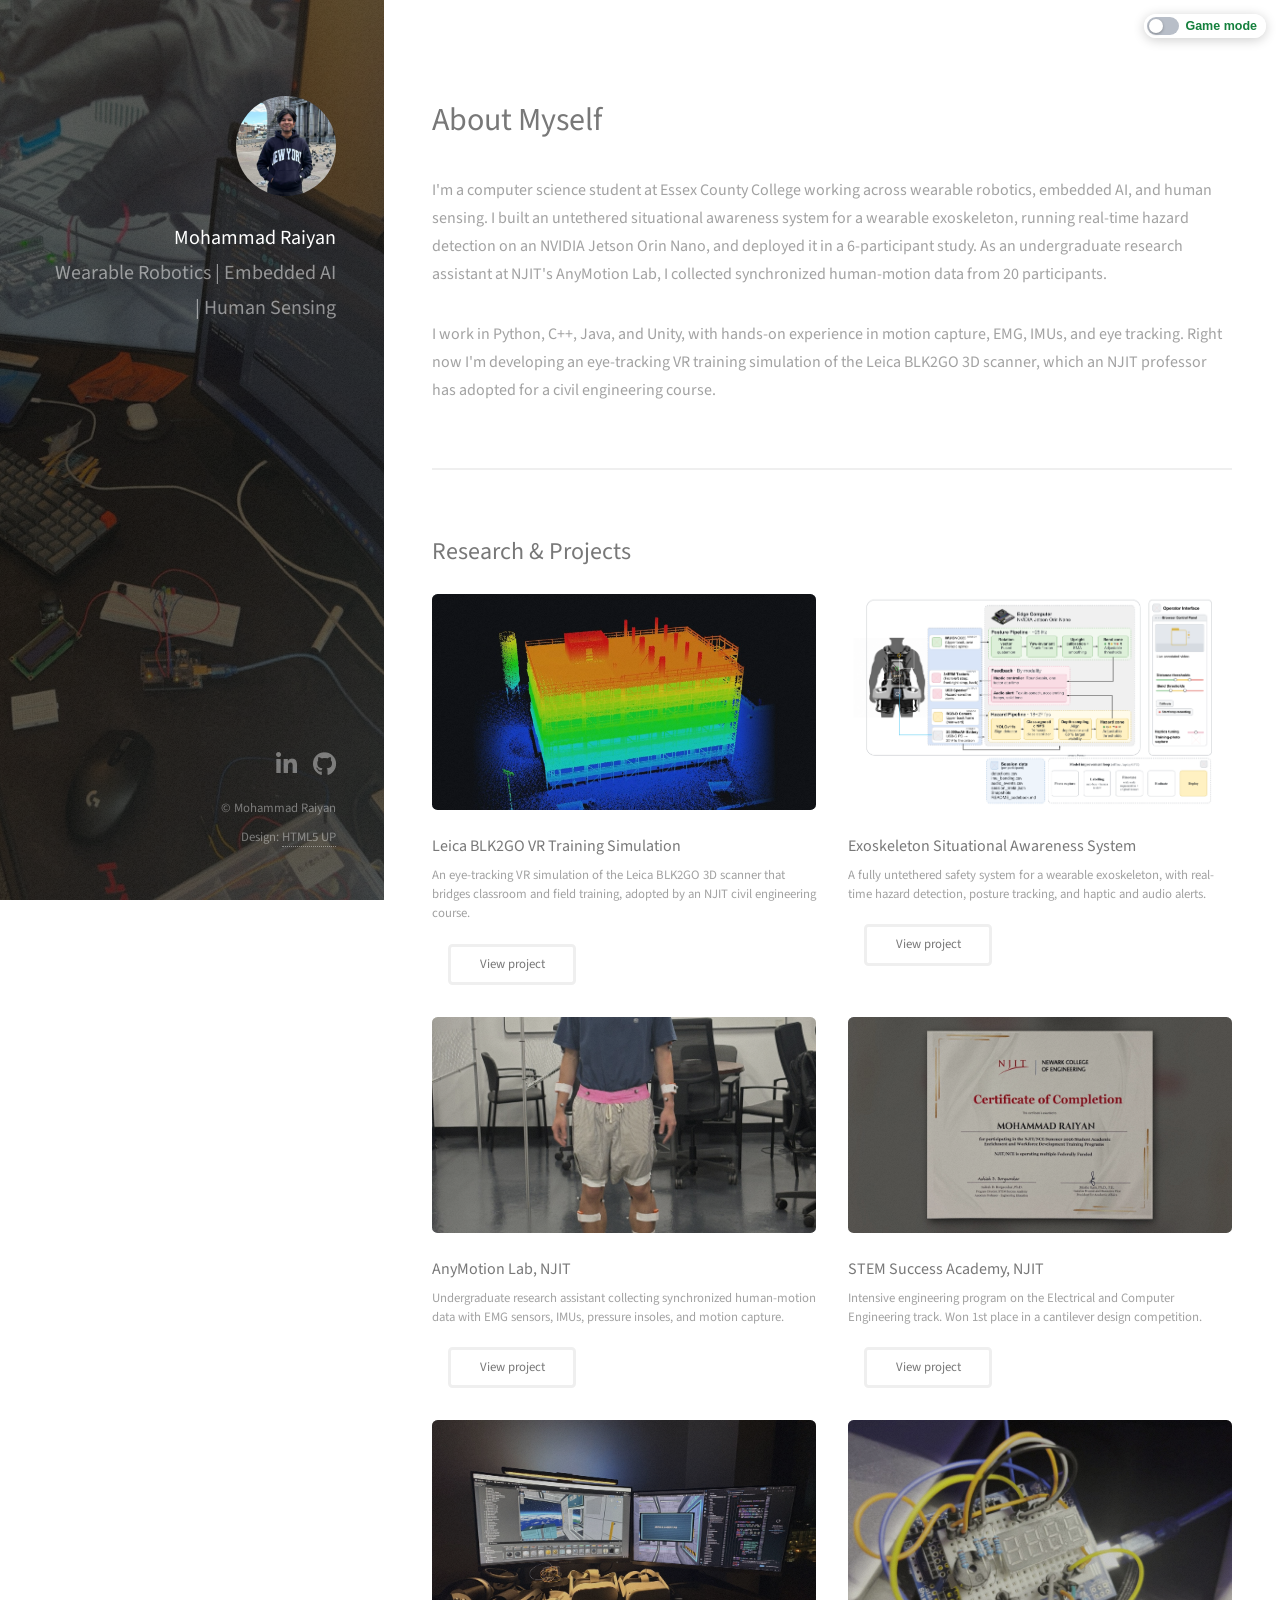
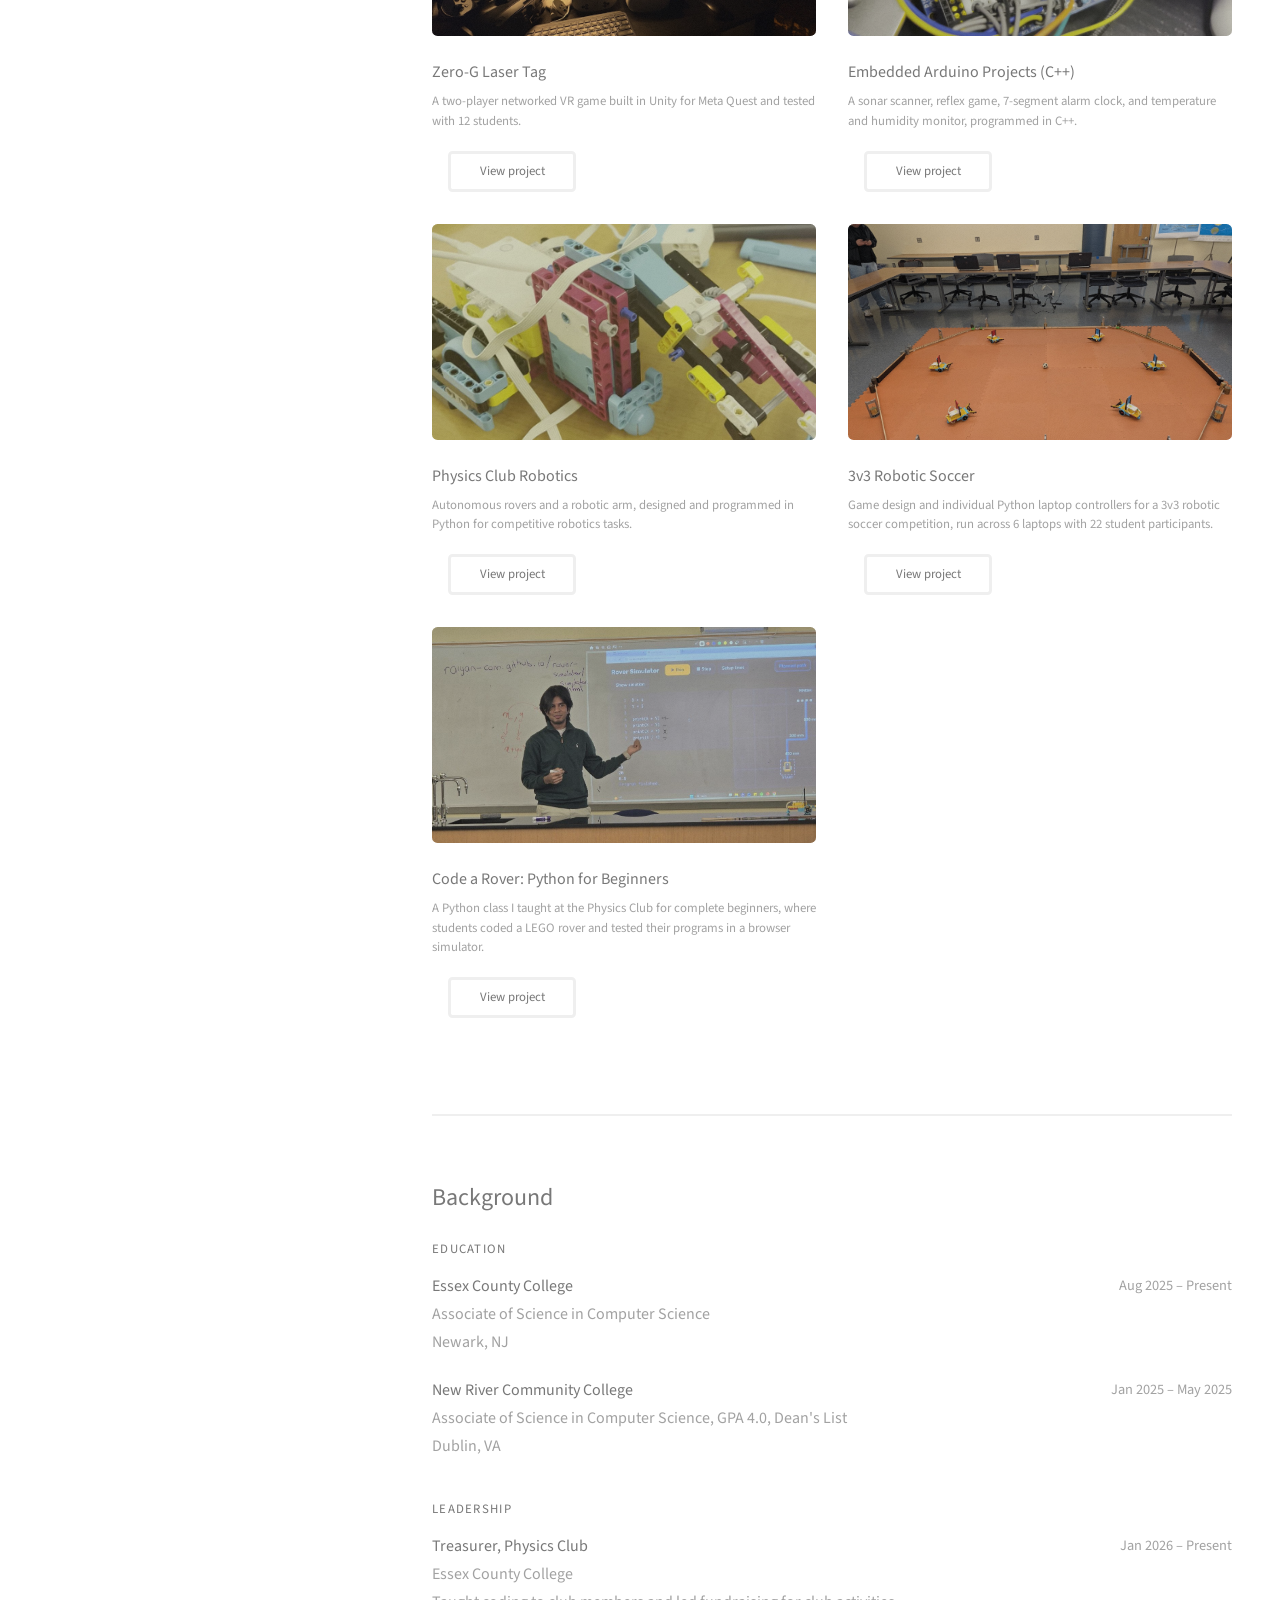
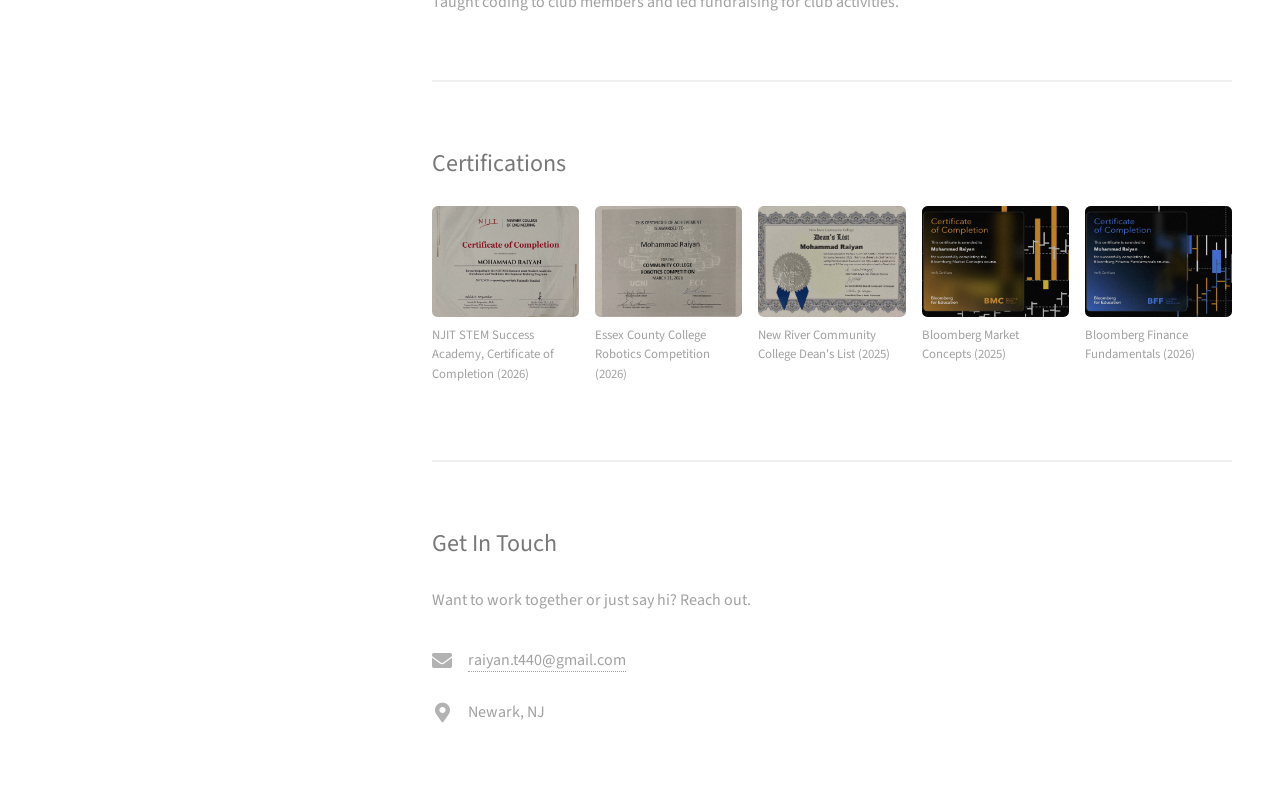
<file: index.html>
<!DOCTYPE HTML>
<!--
	Strata by HTML5 UP
	html5up.net | @ajlkn
	Free for personal and commercial use under the CCA 3.0 license (html5up.net/license)

	All text, images and links come from content.json. Edit them at /admin.
-->
<html lang="en">
	<head>
		<title>Mohammad Raiyan</title>
		<meta charset="utf-8" />
		<meta name="viewport" content="width=device-width, initial-scale=1" />
		<link rel="icon" href="images/game/icon.png" />
		<link rel="stylesheet" href="assets/css/main.css" />
		<link rel="stylesheet" href="assets/css/portfolio.css?v=14" />
		<link rel="stylesheet" href="assets/css/game.css?v=2" />
		<style id="portfolio-theme"></style>
	</head>
	<body class="is-preload">

		<!-- Header -->
			<header id="header">
				<div class="inner"></div>
			</header>

		<!-- Main -->
			<div id="main">

				<!-- About -->
					<section id="one"></section>

				<!-- Projects -->
					<section id="two"></section>

				<!-- Education, leadership and so on -->
					<section id="resume"></section>

				<!-- Certifications -->
					<section id="certifications"></section>

				<!-- Contact -->
					<section id="three"></section>

				<!-- One project, shown instead of the sections above when the address has ?p=... -->
					<section id="project"></section>

			</div>

		<!-- Footer -->
			<footer id="footer">
				<div class="inner">
					<ul class="icons" id="social"></ul>
					<ul class="copyright">
						<li id="copyright"></li><li>Design: <a href="http://html5up.net">HTML5 UP</a></li>
					</ul>
				</div>
			</footer>

		<!-- Scripts -->
			<script src="assets/js/jquery.min.js"></script>
			<script src="assets/js/jquery.poptrox.min.js"></script>
			<script src="assets/js/browser.min.js"></script>
			<script src="assets/js/breakpoints.min.js"></script>
			<script src="assets/js/util.js"></script>
			<script src="assets/js/main.js?v=2"></script>
			<script src="assets/js/content.js?v=19"></script>
			<script src="assets/js/game.js?v=2"></script>

	</body>
</html>
</file>
<file: assets/css/portfolio.css>
/*
	Additions on top of the Strata template (main.css is left as shipped).
*/

/* Header */

	/* Tagline on its own line under the name, at every screen size. */
	#header h1 .tagline {
		display: block;
	}

	/* Any photo shows as a clean circle, whatever its shape. */
	#header .image.avatar img {
		aspect-ratio: 1 / 1;
		object-fit: cover;
	}

	/* The background always fills the header, whatever its shape, under a dark shade. */
	#header,
	body.is-touch #header {
		background-position: top left, top left, center center;
		background-repeat: repeat, no-repeat, no-repeat;
		background-size: auto, auto, cover;
	}

	@media screen and (max-width: 980px) {

		#footer {
			background-position: top left, top left, bottom center;
			background-repeat: repeat, no-repeat, no-repeat;
			background-size: auto, auto, cover;
		}

	}

/* Main */

	/* Fills the space beside the header at any window size. */
	#main {
		max-width: none;
	}

	/* No divider above the first section that is showing. */
	#main > section.is-first {
		border-top: 0;
		margin-top: 0;
		padding-top: 0;
	}

/* Project cards */

	.work-item .image.thumb img,
	.work-item .image.thumb video {
		aspect-ratio: 16 / 9;
		object-fit: cover;
	}

	/* Diagrams and screenshots (PNGs) show whole on their card, on white. */
	.work-item .image.thumb img[src$=".png"] {
		background: #fff;
		object-fit: contain;
	}

	.work-item .image.thumb video {
		border-radius: 0.35em;
		display: block;
		width: 100%;
	}

	.work-item .actions {
		margin: 1.25em 0 0 0;
	}

/* Education and leadership */

	.resume-group {
		margin: 0 0 2.5em 0;
	}

	.resume-group:last-child {
		margin-bottom: 0;
	}

	/* Group names read as labels, so they stand apart from the entry titles. */
	.resume-group h3 {
		font-size: 0.8em;
		letter-spacing: 0.1em;
		text-transform: uppercase;
	}

	.resume-item {
		margin: 0 0 1.25em 0;
	}

	.resume-item p {
		margin: 0;
	}

	/* Date on the right, or under the title when there isn't room. */
	.resume-title {
		column-gap: 1em;
		display: flex;
		flex-wrap: wrap;
		justify-content: space-between;
	}

	.resume-title .date {
		font-size: 0.9em;
		white-space: nowrap;
	}

/* Certifications */

	/* Always one line; it scrolls sideways when the screen is too narrow. */
	.cert-row {
		display: flex;
		gap: 1em;
		overflow-x: auto;
		padding-bottom: 0.75em;
	}

	.cert-row .media {
		flex: 1 0 8em;
		max-width: 16em;
	}

/* Project page */

	#project .back {
		border-bottom: 0;
		display: inline-block;
		font-size: 0.9em;
		margin: 0 0 2em 0;
	}

	/* The template lays a dotted texture over every picture; it greys out diagrams and screenshots (PNGs). */
	.image:has(> img[src$=".png"]):not(:hover):before {
		display: none;
	}

	/* Covers are cropped wide in the admin, so they show whole; a diagram never loses its edges. */
	#project .cover img {
		object-fit: cover;
	}

	#project .gallery {
		margin: 1em 0 1em 0;
	}

	.media .image.fit {
		margin: 0;
	}

	.media-photo .image img {
		aspect-ratio: 4 / 3;
		object-fit: cover;
	}

	.media .caption {
		font-size: 0.8em;
		line-height: 1.5em;
		margin: 0.75em 0 0 0;
	}

	.media-video .embed {
		aspect-ratio: 16 / 9;
		background: #000;
		border-radius: 0.35em;
		overflow: hidden;
		position: relative;
	}

	.media-video .embed iframe {
		border: 0;
		height: 100%;
		left: 0;
		position: absolute;
		top: 0;
		width: 100%;
	}

	.media-video video {
		background: #000;
		border-radius: 0.35em;
		display: block;
		max-height: 70vh;
		width: 100%;
	}

	.media-video video.tall {
		height: 70vh;
		margin: 0 auto;
		max-width: 100%;
		width: auto;
	}

	.media-video video.tall + .caption {
		text-align: center;
	}

	/* Two per row, every box the same shape, with tall videos shown whole. */
	.gallery.grid .media-video video,
	.gallery.grid .media-photo .image img {
		aspect-ratio: 16 / 9;
		background: #000;
		border-radius: 0.35em;
		display: block;
		max-height: none;
		object-fit: contain;
		width: 100%;
	}

	.gallery.grid .media-photo .image img {
		object-fit: cover;
		object-position: 50% 10%;
	}

	/* Videos stay clear until hovered, when they get the same View label as photos. */
	.gallery.grid .video-link:before {
		opacity: 0 !important;
	}

	.gallery.grid .video-link:hover:before {
		opacity: 1 !important;
	}

	.video-popup {
		align-items: center;
		background: rgba(44, 44, 44, 0.85);
		bottom: 0;
		display: flex;
		justify-content: center;
		left: 0;
		position: fixed;
		right: 0;
		top: 0;
		z-index: 20000;
	}

	.video-popup .poptrox-popup {
		position: relative;
	}

	.video-popup video {
		background: #000;
		display: block;
		max-height: calc(100vh - 8em);
		max-width: calc(100vw - 100px);
	}

	@media screen and (max-width: 736px) {

		.video-popup video {
			max-width: 100vw;
		}

	}

	.gallery.grid .caption strong {
		font-weight: 600;
	}

	/* Project story: what you did first, then the main video, then the supporting clips. */
	#project .eyebrow {
		color: #49bf9d;
		font-size: 0.8em;
		font-weight: 600;
		letter-spacing: 0.08em;
		margin: 0 0 0.6em 0;
		text-transform: uppercase;
	}

	.showcase-intro {
		align-items: center;
		display: grid;
		gap: 3em;
		grid-template-columns: minmax(0, 3fr) minmax(0, 2fr);
		margin: 2.5em 0 3.5em 0;
	}

	.showcase-role p {
		font-size: 1.2em;
		line-height: 1.65;
		margin: 0;
	}

	.showcase-role strong {
		font-weight: 600;
	}

	ul.showcase-stats {
		border-left: solid 3px #49bf9d;
		list-style: none;
		margin: 0;
		padding: 0 0 0 1.5em;
	}

	ul.showcase-stats li {
		align-items: baseline;
		display: flex;
		gap: 0.75em;
		padding: 0.35em 0;
	}

	ul.showcase-stats strong {
		font-size: 2em;
		font-weight: 600;
		line-height: 1.1;
		min-width: 2.1em;
	}

	.showcase-intro.single {
		grid-template-columns: minmax(0, 1fr);
	}

	.showcase-intro + .actions {
		margin: -1.5em 0 3.5em 0;
	}

	.gallery.grid.photo-grid {
		display: grid;
		gap: 1.25em;
		grid-template-columns: repeat(3, minmax(0, 1fr));
	}

	.gallery.grid.photo-grid .media-photo .image img {
		aspect-ratio: 4 / 3;
		object-fit: cover;
	}

	.showcase-block {
		margin: 0 0 3.5em 0;
	}

	.showcase-block h3 {
		margin: 0 0 1.25em 0;
	}

	#project .showcase-block .gallery {
		margin: 0;
	}

	.gallery.grid.main {
		display: grid;
		gap: 1.25em;
	}

	.gallery.grid.main .media-video video {
		object-fit: cover;
	}

	.gallery.grid.tall {
		display: grid;
		gap: 1.25em;
		grid-template-columns: repeat(3, minmax(0, 1fr));
	}

	.gallery.grid.tall .media-video video {
		aspect-ratio: 9 / 16;
		object-fit: cover;
	}

	/* Rows fill up instead of leaving gaps: four tall clips side by side, two photos in two halves. */
	.gallery.grid.tall.count-4 {
		grid-template-columns: repeat(4, minmax(0, 1fr));
	}

	.gallery.grid.photo-grid.count-2 {
		grid-template-columns: repeat(2, minmax(0, 1fr));
	}

	.gallery.grid.photos .media-photo .image img {
		aspect-ratio: 21 / 9;
		object-position: 50% 78%;
	}

	/* A wide banner, so "What I did" is on the first screen. */
	#project .cover.banner img {
		aspect-ratio: 5 / 2;
		max-height: none;
		object-position: 50% 72%;
	}

	@media screen and (max-width: 736px) {

		.showcase-intro {
			gap: 2em;
			grid-template-columns: minmax(0, 1fr);
		}

		.showcase-role p {
			font-size: 1.05em;
		}

		.gallery.grid.tall {
			gap: 0.6em;
		}

		.gallery.grid.tall.count-4 {
			grid-template-columns: repeat(2, minmax(0, 1fr));
		}

		.gallery.grid.photo-grid {
			gap: 0.6em;
			grid-template-columns: repeat(2, minmax(0, 1fr));
		}

	}

	/* Flowing project page: a cover that opens full size, a line or two of text, then the media in rows
	   where every photo and video keeps its own shape (content.js sizes each row to fill the width). */
	#project .flow-cover {
		margin: 0 0 2em 0;
	}

	#project .flow-cover .image {
		cursor: zoom-in;
	}

	/* The cover keeps its own shape and always fits on screen whole, so a diagram never loses its edges. */
	#project .flow-cover .image img {
		aspect-ratio: auto;
		height: auto;
		max-height: 85vh;
		object-fit: contain;
		width: 100%;
	}

	#project .flow-cover .caption {
		display: none;
	}

	.flow .caption {
		margin: 0.5em 0 0 0;
	}

	#project .project-text p {
		font-size: 1.1em;
		line-height: 1.65;
	}

	.flow {
		display: flex;
		flex-wrap: wrap;
		gap: 14px;
		justify-content: center;
		margin: 2.5em 0 1em 0;
	}

	.flow-item {
		flex: none;
		width: 340px;
	}

	.flow-item .image,
	.flow-item .image img,
	.flow-item video,
	.flow-item .embed {
		display: block;
		height: 100%;
		margin: 0;
		width: 100%;
	}

	/* The picture's height until content.js sizes the row. */
	.flow-item > :first-child {
		height: 340px;
	}

	.flow-item img,
	.flow-item video {
		background: #000;
		border-radius: 0.35em;
		max-height: none;
		object-fit: cover;
	}

	.flow .video-link:before {
		opacity: 0 !important;
	}

	.flow .video-link:hover:before {
		opacity: 1 !important;
	}

	@media screen and (max-width: 736px) {

		.flow {
			gap: 8px;
		}

	}

	#project .pager {
		border-top: solid 2px #efefef;
		margin-top: 3em;
		padding-top: 3em;
	}
</file>
<file: assets/css/game.css>
/*
	Game mode: the switch, the dark theme and the pieces of the game.
*/

/* Switch */

	@font-face {
		font-display: swap;
		font-family: 'Xirod';
		src: url("../webfonts/Xirod.otf") format("opentype");
	}

	#game-switch {
		align-items: center;
		background: rgba(255, 255, 255, 0.92);
		border: 0;
		border-radius: 2em;
		box-shadow: 0 2px 12px rgba(0, 0, 0, 0.2);
		color: #15803d;
		cursor: pointer;
		display: flex;
		font-size: 12.5px;
		font-weight: 600;
		gap: 0.5em;
		line-height: 1;
		padding: 3px 9px 3px 3px;
		position: fixed;
		right: 14px;
		top: 14px;
		z-index: 1000;
	}

	#game-switch[aria-checked="true"] .text {
		font-family: 'Xirod', sans-serif;
		font-size: 8px;
		font-weight: 400;
	}

	#game-switch .track {
		background: #b8bec8;
		border-radius: 9px;
		display: block;
		height: 18px;
		position: relative;
		transition: background-color 0.2s ease, box-shadow 0.2s ease;
		width: 32px;
	}

	#game-switch .knob {
		background: #fff;
		border-radius: 50%;
		box-shadow: 0 1px 3px rgba(0, 0, 0, 0.3);
		height: 14px;
		left: 2px;
		position: absolute;
		top: 2px;
		transition: left 0.2s ease;
		width: 14px;
	}

	#game-switch[aria-checked="true"] .track {
		background: #22c55e;
		box-shadow: 0 0 12px rgba(34, 197, 94, 0.75);
	}

	#game-switch[aria-checked="true"] .knob {
		left: 16px;
	}

	body.game-on #game-switch {
		background: rgba(28, 31, 38, 0.92);
		color: #4ade80;
	}

/* Dark theme */

	body.game-on {
		background: #14161b;
	}

	body.game-on #main {
		color: #a7adb8;
	}

	body.game-on #main h2,
	body.game-on #main h3,
	body.game-on #main strong {
		color: #eef1f5;
	}

	body.game-on #main .button {
		border-color: #3a3f49;
		color: #eef1f5 !important;
	}

	body.game-on #main .button:hover {
		border-color: #49bf9d;
		color: #49bf9d !important;
	}

	body.game-on #main > section,
	body.game-on #project .pager {
		border-top-color: #2a2e36;
	}

	body.game-on ul.labeled-icons li h3 {
		color: #6b7280;
	}

/* Counter and messages */

	#game-hud {
		display: none;
		max-width: 15em;
		pointer-events: none;
		position: fixed;
		right: 14px;
		text-align: right;
		top: 46px;
		z-index: 1000;
	}

	body.game-playing #game-hud {
		display: block;
	}

	#game-hud .count {
		align-items: center;
		background: rgba(28, 31, 38, 0.92);
		border-radius: 2em;
		color: #eef1f5;
		display: inline-flex;
		font-size: 15px;
		font-weight: 600;
		gap: 0.45em;
		line-height: 1;
		padding: 5px 12px;
	}

	#game-hud .count img {
		display: block;
		height: 19px;
		image-rendering: pixelated;
		width: 21px;
	}

	#game-hud .message {
		background: rgba(28, 31, 38, 0.92);
		border-radius: 0.6em;
		color: #d5d9e0;
		font-size: 13px;
		line-height: 1.4;
		margin: 0.5em 0 0 0;
		padding: 0.5em 0.8em;
	}

	#game-hud .message:empty {
		display: none;
	}

/* Room for the slabs, and sections waiting for their star */

	body.game-playing #main > section {
		border-top: 0;
		margin-top: 300px;
		padding-top: 0;
		position: relative;
	}

	body.game-playing #main > section.game-locked > * {
		pointer-events: none;
		user-select: none;
	}

	/* A soft shadow blurs the symbols, because a real blur filter on whole sections made the game stutter. */
	.game-locked .game-symbols {
		color: transparent;
		text-shadow: 0 0 5px rgba(156, 199, 245, 0.75);
	}

	body.game-playing #main > section img,
	body.game-playing #main > section video {
		transition: filter 0.25s ease;
	}

	body.game-playing #main > section.game-locked img,
	body.game-playing #main > section.game-locked video {
		filter: blur(7px);
	}

	body.game-playing #main > section.game-locked .button,
	body.game-playing #main > section.game-locked .labeled-icons h3 {
		filter: blur(3px);
	}

	body.game-playing #main > section.game-locked:before {
		background: rgba(28, 31, 38, 0.95);
		border-radius: 2em;
		color: #eef1f5;
		content: '\f023\00a0 Locked';
		font-family: 'Font Awesome 5 Free', 'Source Sans Pro', sans-serif;
		font-size: 14px;
		font-weight: 900;
		left: 50%;
		padding: 0.4em 1em;
		position: absolute;
		top: 8px;
		transform: translateX(-50%);
		z-index: 2;
	}

/* Words turning from symbols back into text when a section unlocks */

	.game-word {
		position: relative;
	}

	.game-real {
		color: transparent;
	}

	.game-symbols {
		color: #9cc7f5;
		font-family: 'Xirod', sans-serif;
		font-size: 0.62em;
		font-weight: 400;
		left: 0;
		line-height: 1;
		position: absolute;
		top: 50%;
		transform: translateY(-50%);
		white-space: nowrap;
	}

	/* Fading the colour is far lighter than fading hundreds of separate layers. */
	.game-word.decode .game-real,
	.game-word.decode .game-symbols {
		transition: color 0.5s ease var(--delay, 0s);
	}

	.game-word.decode .game-real {
		color: inherit;
	}

	.game-word.decode .game-symbols {
		color: transparent;
	}

/* The slabs, the star and the character */

	#game-layer {
		left: 0;
		pointer-events: none;
		position: absolute;
		top: 0;
		z-index: 10;
	}

	.game-slab {
		background: #f4f2ee url("../../images/game/marble.png");
		background-size: 800px 120px;
		border-radius: 2px;
		box-shadow: inset 0 1px 0 rgba(255, 255, 255, 0.95), inset 0 -2px 0 rgba(90, 94, 102, 0.35), 0 8px 16px rgba(0, 0, 0, 0.45);
		overflow: hidden;
		position: absolute;
		transition: left 0.45s ease, width 0.45s ease;
	}

	/* The polished shine. */
	.game-slab:after {
		background: linear-gradient(105deg, rgba(255, 255, 255, 0) 32%, rgba(255, 255, 255, 0.35) 38%, rgba(255, 255, 255, 0) 44%);
		bottom: 0;
		content: '';
		left: 0;
		position: absolute;
		right: 0;
		top: 0;
	}

	.game-star {
		animation: game-float 1.1s ease-in-out infinite alternate;
		filter: drop-shadow(0 0 8px rgba(255, 220, 60, 0.75));
		image-rendering: pixelated;
		position: absolute;
	}

	.game-star.got {
		animation: game-got 0.5s ease-out forwards;
	}

	.game-arrow {
		animation: game-float 0.6s ease-in-out infinite alternate;
		border-left: 14px solid transparent;
		border-right: 14px solid transparent;
		border-top: 18px solid #4ade80;
		filter: drop-shadow(0 0 6px rgba(74, 222, 128, 0.7));
		height: 0;
		position: absolute;
		width: 0;
	}

	#game-player {
		height: 60px;
		left: 0;
		position: absolute;
		top: 0;
		width: 42px;
		will-change: transform;
	}

	#game-player .squash {
		height: 100%;
		transform-origin: 50% 100%;
	}

	#game-player .sprite {
		background: url("../../images/game/character.png") 0 0 / 294px 60px no-repeat;
		height: 100%;
		image-rendering: pixelated;
	}

	@keyframes game-float {
		from { transform: translateY(-4px); }
		to { transform: translateY(4px); }
	}

	@keyframes game-got {
		to { opacity: 0; transform: translateY(-40px) scale(1.8); }
	}

/* Touch buttons */

	#game-pad {
		bottom: 16px;
		display: none;
		justify-content: space-between;
		left: 16px;
		pointer-events: none;
		position: fixed;
		right: 16px;
		z-index: 1000;
	}

	@media (hover: none) {

		body.game-playing #game-pad {
			display: flex;
		}

	}

	#game-pad .group {
		display: flex;
		gap: 12px;
	}

	#game-pad button {
		-webkit-touch-callout: none;
		-webkit-user-select: none;
		align-items: center;
		background: rgba(28, 31, 38, 0.85);
		border: 2px solid rgba(255, 255, 255, 0.28);
		border-radius: 50%;
		color: #eef1f5;
		display: flex;
		font-size: 15px;
		font-weight: 600;
		height: 68px;
		justify-content: center;
		padding: 0;
		pointer-events: auto;
		touch-action: none;
		user-select: none;
		width: 68px;
	}

	#game-pad .arrow {
		border-bottom: 11px solid transparent;
		border-top: 11px solid transparent;
		height: 0;
		width: 0;
	}

	#game-pad .arrow.left {
		border-right: 16px solid #eef1f5;
	}

	#game-pad .arrow.right {
		border-left: 16px solid #eef1f5;
	}

@media (prefers-reduced-motion: reduce) {

	.game-star,
	.game-arrow {
		animation: none;
	}

}
</file>
<file: assets/css/main.css>
@import url("fontawesome-all.min.css");
@import url("https://fonts.googleapis.com/css?family=Source+Sans+Pro:400,400italic");

/*
	Strata by HTML5 UP
	html5up.net | @ajlkn
	Free for personal and commercial use under the CCA 3.0 license (html5up.net/license)
*/

html, body, div, span, applet, object,
iframe, h1, h2, h3, h4, h5, h6, p, blockquote,
pre, a, abbr, acronym, address, big, cite,
code, del, dfn, em, img, ins, kbd, q, s, samp,
small, strike, strong, sub, sup, tt, var, b,
u, i, center, dl, dt, dd, ol, ul, li, fieldset,
form, label, legend, table, caption, tbody,
tfoot, thead, tr, th, td, article, aside,
canvas, details, embed, figure, figcaption,
footer, header, hgroup, menu, nav, output, ruby,
section, summary, time, mark, audio, video {
	margin: 0;
	padding: 0;
	border: 0;
	font-size: 100%;
	font: inherit;
	vertical-align: baseline;}

article, aside, details, figcaption, figure,
footer, header, hgroup, menu, nav, section {
	display: block;}

body {
	line-height: 1;
}

ol, ul {
	list-style: none;
}

blockquote, q {
	quotes: none;
}

	blockquote:before, blockquote:after, q:before, q:after {
		content: '';
		content: none;
	}

table {
	border-collapse: collapse;
	border-spacing: 0;
}

body {
	-webkit-text-size-adjust: none;
}

mark {
	background-color: transparent;
	color: inherit;
}

input::-moz-focus-inner {
	border: 0;
	padding: 0;
}

input, select, textarea {
	-moz-appearance: none;
	-webkit-appearance: none;
	-ms-appearance: none;
	appearance: none;
}

/* Basic */

	html {
		box-sizing: border-box;
	}

	*, *:before, *:after {
		box-sizing: inherit;
	}

	body {
		background: #fff;
	}

		body.is-preload *, body.is-preload *:before, body.is-preload *:after {
			-moz-animation: none !important;
			-webkit-animation: none !important;
			-ms-animation: none !important;
			animation: none !important;
			-moz-transition: none !important;
			-webkit-transition: none !important;
			-ms-transition: none !important;
			transition: none !important;
		}

	body, input, select, textarea {
		color: #a2a2a2;
		font-family: "Source Sans Pro", Helvetica, sans-serif;
		font-size: 16pt;
		font-weight: 400;
		line-height: 1.75em;
	}

	a {
		-moz-transition: color 0.2s ease-in-out, border-color 0.2s ease-in-out;
		-webkit-transition: color 0.2s ease-in-out, border-color 0.2s ease-in-out;
		-ms-transition: color 0.2s ease-in-out, border-color 0.2s ease-in-out;
		transition: color 0.2s ease-in-out, border-color 0.2s ease-in-out;
		border-bottom: dotted 1px;
		color: #49bf9d;
		text-decoration: none;
	}

		a:hover {
			border-bottom-color: transparent;
			color: #49bf9d !important;
			text-decoration: none;
		}

	strong, b {
		color: #787878;
		font-weight: 400;
	}

	em, i {
		font-style: italic;
	}

	p {
		margin: 0 0 2em 0;
	}

	h1, h2, h3, h4, h5, h6 {
		color: #787878;
		font-weight: 400;
		line-height: 1em;
		margin: 0 0 1em 0;
	}

		h1 a, h2 a, h3 a, h4 a, h5 a, h6 a {
			color: inherit;
			text-decoration: none;
		}

	h1 {
		font-size: 2em;
		line-height: 1.5em;
	}

	h2 {
		font-size: 1.5em;
		line-height: 1.5em;
	}

	h3 {
		font-size: 1.25em;
		line-height: 1.5em;
	}

	h4 {
		font-size: 1.1em;
		line-height: 1.5em;
	}

	h5 {
		font-size: 0.9em;
		line-height: 1.5em;
	}

	h6 {
		font-size: 0.7em;
		line-height: 1.5em;
	}

	sub {
		font-size: 0.8em;
		position: relative;
		top: 0.5em;
	}

	sup {
		font-size: 0.8em;
		position: relative;
		top: -0.5em;
	}

	hr {
		border: 0;
		border-bottom: solid 2px #efefef;
		margin: 2em 0;
	}

		hr.major {
			margin: 3em 0;
		}

	blockquote {
		border-left: solid 6px #efefef;
		font-style: italic;
		margin: 0 0 2em 0;
		padding: 0.5em 0 0.5em 1.5em;
	}

	code {
		background: #f7f7f7;
		border-radius: 0.35em;
		border: solid 2px #efefef;
		font-family: "Courier New", monospace;
		font-size: 0.9em;
		margin: 0 0.25em;
		padding: 0.25em 0.65em;
	}

	pre {
		-webkit-overflow-scrolling: touch;
		font-family: "Courier New", monospace;
		font-size: 0.9em;
		margin: 0 0 2em 0;
	}

		pre code {
			display: block;
			line-height: 1.75em;
			padding: 1em 1.5em;
			overflow-x: auto;
		}

	.align-left {
		text-align: left;
	}

	.align-center {
		text-align: center;
	}

	.align-right {
		text-align: right;
	}

/* Container */

	.container {
		margin: 0 auto;
		max-width: calc(100% - 4em);
		width: 100%;
	}

		.container.xsmall {
			width: 25%;
		}

		.container.small {
			width: 50%;
		}

		.container.medium {
			width: 75%;
		}

		.container.large {
			width: 125%;
		}

		.container.xlarge {
			width: 150%;
		}

		.container.max {
			width: 100%;
		}

		@media screen and (max-width: 980px) {

			.container {
				width: 100% !important;
				max-width: 100% !important;
			}

		}

		@media screen and (max-width: 480px) {

			.container {
				max-width: calc(100% - 3em);
			}

		}

/* Row */

	.row {
		display: flex;
		flex-wrap: wrap;
		box-sizing: border-box;
		align-items: stretch;
	}

		.row > * {
			box-sizing: border-box;
		}

		.row.gtr-uniform > * > :last-child {
			margin-bottom: 0;
		}

		.row.aln-left {
			justify-content: flex-start;
		}

		.row.aln-center {
			justify-content: center;
		}

		.row.aln-right {
			justify-content: flex-end;
		}

		.row.aln-top {
			align-items: flex-start;
		}

		.row.aln-middle {
			align-items: center;
		}

		.row.aln-bottom {
			align-items: flex-end;
		}

		.row > .imp {
			order: -1;
		}

		.row > .col-1 {
			width: 8.33333%;
		}

		.row > .off-1 {
			margin-left: 8.33333%;
		}

		.row > .col-2 {
			width: 16.66667%;
		}

		.row > .off-2 {
			margin-left: 16.66667%;
		}

		.row > .col-3 {
			width: 25%;
		}

		.row > .off-3 {
			margin-left: 25%;
		}

		.row > .col-4 {
			width: 33.33333%;
		}

		.row > .off-4 {
			margin-left: 33.33333%;
		}

		.row > .col-5 {
			width: 41.66667%;
		}

		.row > .off-5 {
			margin-left: 41.66667%;
		}

		.row > .col-6 {
			width: 50%;
		}

		.row > .off-6 {
			margin-left: 50%;
		}

		.row > .col-7 {
			width: 58.33333%;
		}

		.row > .off-7 {
			margin-left: 58.33333%;
		}

		.row > .col-8 {
			width: 66.66667%;
		}

		.row > .off-8 {
			margin-left: 66.66667%;
		}

		.row > .col-9 {
			width: 75%;
		}

		.row > .off-9 {
			margin-left: 75%;
		}

		.row > .col-10 {
			width: 83.33333%;
		}

		.row > .off-10 {
			margin-left: 83.33333%;
		}

		.row > .col-11 {
			width: 91.66667%;
		}

		.row > .off-11 {
			margin-left: 91.66667%;
		}

		.row > .col-12 {
			width: 100%;
		}

		.row > .off-12 {
			margin-left: 100%;
		}

		.row.gtr-0 {
			margin-top: 0;
			margin-left: 0em;
		}

			.row.gtr-0 > * {
				padding: 0 0 0 0em;
			}

			.row.gtr-0.gtr-uniform {
				margin-top: 0em;
			}

				.row.gtr-0.gtr-uniform > * {
					padding-top: 0em;
				}

		.row.gtr-25 {
			margin-top: 0;
			margin-left: -0.625em;
		}

			.row.gtr-25 > * {
				padding: 0 0 0 0.625em;
			}

			.row.gtr-25.gtr-uniform {
				margin-top: -0.625em;
			}

				.row.gtr-25.gtr-uniform > * {
					padding-top: 0.625em;
				}

		.row.gtr-50 {
			margin-top: 0;
			margin-left: -1.25em;
		}

			.row.gtr-50 > * {
				padding: 0 0 0 1.25em;
			}

			.row.gtr-50.gtr-uniform {
				margin-top: -1.25em;
			}

				.row.gtr-50.gtr-uniform > * {
					padding-top: 1.25em;
				}

		.row {
			margin-top: 0;
			margin-left: -2.5em;
		}

			.row > * {
				padding: 0 0 0 2.5em;
			}

			.row.gtr-uniform {
				margin-top: -2.5em;
			}

				.row.gtr-uniform > * {
					padding-top: 2.5em;
				}

		.row.gtr-150 {
			margin-top: 0;
			margin-left: -3.75em;
		}

			.row.gtr-150 > * {
				padding: 0 0 0 3.75em;
			}

			.row.gtr-150.gtr-uniform {
				margin-top: -3.75em;
			}

				.row.gtr-150.gtr-uniform > * {
					padding-top: 3.75em;
				}

		.row.gtr-200 {
			margin-top: 0;
			margin-left: -5em;
		}

			.row.gtr-200 > * {
				padding: 0 0 0 5em;
			}

			.row.gtr-200.gtr-uniform {
				margin-top: -5em;
			}

				.row.gtr-200.gtr-uniform > * {
					padding-top: 5em;
				}

		@media screen and (max-width: 1800px) {

			.row {
				display: flex;
				flex-wrap: wrap;
				box-sizing: border-box;
				align-items: stretch;
			}

				.row > * {
					box-sizing: border-box;
				}

				.row.gtr-uniform > * > :last-child {
					margin-bottom: 0;
				}

				.row.aln-left {
					justify-content: flex-start;
				}

				.row.aln-center {
					justify-content: center;
				}

				.row.aln-right {
					justify-content: flex-end;
				}

				.row.aln-top {
					align-items: flex-start;
				}

				.row.aln-middle {
					align-items: center;
				}

				.row.aln-bottom {
					align-items: flex-end;
				}

				.row > .imp-xlarge {
					order: -1;
				}

				.row > .col-1-xlarge {
					width: 8.33333%;
				}

				.row > .off-1-xlarge {
					margin-left: 8.33333%;
				}

				.row > .col-2-xlarge {
					width: 16.66667%;
				}

				.row > .off-2-xlarge {
					margin-left: 16.66667%;
				}

				.row > .col-3-xlarge {
					width: 25%;
				}

				.row > .off-3-xlarge {
					margin-left: 25%;
				}

				.row > .col-4-xlarge {
					width: 33.33333%;
				}

				.row > .off-4-xlarge {
					margin-left: 33.33333%;
				}

				.row > .col-5-xlarge {
					width: 41.66667%;
				}

				.row > .off-5-xlarge {
					margin-left: 41.66667%;
				}

				.row > .col-6-xlarge {
					width: 50%;
				}

				.row > .off-6-xlarge {
					margin-left: 50%;
				}

				.row > .col-7-xlarge {
					width: 58.33333%;
				}

				.row > .off-7-xlarge {
					margin-left: 58.33333%;
				}

				.row > .col-8-xlarge {
					width: 66.66667%;
				}

				.row > .off-8-xlarge {
					margin-left: 66.66667%;
				}

				.row > .col-9-xlarge {
					width: 75%;
				}

				.row > .off-9-xlarge {
					margin-left: 75%;
				}

				.row > .col-10-xlarge {
					width: 83.33333%;
				}

				.row > .off-10-xlarge {
					margin-left: 83.33333%;
				}

				.row > .col-11-xlarge {
					width: 91.66667%;
				}

				.row > .off-11-xlarge {
					margin-left: 91.66667%;
				}

				.row > .col-12-xlarge {
					width: 100%;
				}

				.row > .off-12-xlarge {
					margin-left: 100%;
				}

				.row.gtr-0 {
					margin-top: 0;
					margin-left: 0em;
				}

					.row.gtr-0 > * {
						padding: 0 0 0 0em;
					}

					.row.gtr-0.gtr-uniform {
						margin-top: 0em;
					}

						.row.gtr-0.gtr-uniform > * {
							padding-top: 0em;
						}

				.row.gtr-25 {
					margin-top: 0;
					margin-left: -0.625em;
				}

					.row.gtr-25 > * {
						padding: 0 0 0 0.625em;
					}

					.row.gtr-25.gtr-uniform {
						margin-top: -0.625em;
					}

						.row.gtr-25.gtr-uniform > * {
							padding-top: 0.625em;
						}

				.row.gtr-50 {
					margin-top: 0;
					margin-left: -1.25em;
				}

					.row.gtr-50 > * {
						padding: 0 0 0 1.25em;
					}

					.row.gtr-50.gtr-uniform {
						margin-top: -1.25em;
					}

						.row.gtr-50.gtr-uniform > * {
							padding-top: 1.25em;
						}

				.row {
					margin-top: 0;
					margin-left: -2.5em;
				}

					.row > * {
						padding: 0 0 0 2.5em;
					}

					.row.gtr-uniform {
						margin-top: -2.5em;
					}

						.row.gtr-uniform > * {
							padding-top: 2.5em;
						}

				.row.gtr-150 {
					margin-top: 0;
					margin-left: -3.75em;
				}

					.row.gtr-150 > * {
						padding: 0 0 0 3.75em;
					}

					.row.gtr-150.gtr-uniform {
						margin-top: -3.75em;
					}

						.row.gtr-150.gtr-uniform > * {
							padding-top: 3.75em;
						}

				.row.gtr-200 {
					margin-top: 0;
					margin-left: -5em;
				}

					.row.gtr-200 > * {
						padding: 0 0 0 5em;
					}

					.row.gtr-200.gtr-uniform {
						margin-top: -5em;
					}

						.row.gtr-200.gtr-uniform > * {
							padding-top: 5em;
						}

		}

		@media screen and (max-width: 1280px) {

			.row {
				display: flex;
				flex-wrap: wrap;
				box-sizing: border-box;
				align-items: stretch;
			}

				.row > * {
					box-sizing: border-box;
				}

				.row.gtr-uniform > * > :last-child {
					margin-bottom: 0;
				}

				.row.aln-left {
					justify-content: flex-start;
				}

				.row.aln-center {
					justify-content: center;
				}

				.row.aln-right {
					justify-content: flex-end;
				}

				.row.aln-top {
					align-items: flex-start;
				}

				.row.aln-middle {
					align-items: center;
				}

				.row.aln-bottom {
					align-items: flex-end;
				}

				.row > .imp-large {
					order: -1;
				}

				.row > .col-1-large {
					width: 8.33333%;
				}

				.row > .off-1-large {
					margin-left: 8.33333%;
				}

				.row > .col-2-large {
					width: 16.66667%;
				}

				.row > .off-2-large {
					margin-left: 16.66667%;
				}

				.row > .col-3-large {
					width: 25%;
				}

				.row > .off-3-large {
					margin-left: 25%;
				}

				.row > .col-4-large {
					width: 33.33333%;
				}

				.row > .off-4-large {
					margin-left: 33.33333%;
				}

				.row > .col-5-large {
					width: 41.66667%;
				}

				.row > .off-5-large {
					margin-left: 41.66667%;
				}

				.row > .col-6-large {
					width: 50%;
				}

				.row > .off-6-large {
					margin-left: 50%;
				}

				.row > .col-7-large {
					width: 58.33333%;
				}

				.row > .off-7-large {
					margin-left: 58.33333%;
				}

				.row > .col-8-large {
					width: 66.66667%;
				}

				.row > .off-8-large {
					margin-left: 66.66667%;
				}

				.row > .col-9-large {
					width: 75%;
				}

				.row > .off-9-large {
					margin-left: 75%;
				}

				.row > .col-10-large {
					width: 83.33333%;
				}

				.row > .off-10-large {
					margin-left: 83.33333%;
				}

				.row > .col-11-large {
					width: 91.66667%;
				}

				.row > .off-11-large {
					margin-left: 91.66667%;
				}

				.row > .col-12-large {
					width: 100%;
				}

				.row > .off-12-large {
					margin-left: 100%;
				}

				.row.gtr-0 {
					margin-top: 0;
					margin-left: 0em;
				}

					.row.gtr-0 > * {
						padding: 0 0 0 0em;
					}

					.row.gtr-0.gtr-uniform {
						margin-top: 0em;
					}

						.row.gtr-0.gtr-uniform > * {
							padding-top: 0em;
						}

				.row.gtr-25 {
					margin-top: 0;
					margin-left: -0.5em;
				}

					.row.gtr-25 > * {
						padding: 0 0 0 0.5em;
					}

					.row.gtr-25.gtr-uniform {
						margin-top: -0.5em;
					}

						.row.gtr-25.gtr-uniform > * {
							padding-top: 0.5em;
						}

				.row.gtr-50 {
					margin-top: 0;
					margin-left: -1em;
				}

					.row.gtr-50 > * {
						padding: 0 0 0 1em;
					}

					.row.gtr-50.gtr-uniform {
						margin-top: -1em;
					}

						.row.gtr-50.gtr-uniform > * {
							padding-top: 1em;
						}

				.row {
					margin-top: 0;
					margin-left: -2em;
				}

					.row > * {
						padding: 0 0 0 2em;
					}

					.row.gtr-uniform {
						margin-top: -2em;
					}

						.row.gtr-uniform > * {
							padding-top: 2em;
						}

				.row.gtr-150 {
					margin-top: 0;
					margin-left: -3em;
				}

					.row.gtr-150 > * {
						padding: 0 0 0 3em;
					}

					.row.gtr-150.gtr-uniform {
						margin-top: -3em;
					}

						.row.gtr-150.gtr-uniform > * {
							padding-top: 3em;
						}

				.row.gtr-200 {
					margin-top: 0;
					margin-left: -4em;
				}

					.row.gtr-200 > * {
						padding: 0 0 0 4em;
					}

					.row.gtr-200.gtr-uniform {
						margin-top: -4em;
					}

						.row.gtr-200.gtr-uniform > * {
							padding-top: 4em;
						}

		}

		@media screen and (max-width: 980px) {

			.row {
				display: flex;
				flex-wrap: wrap;
				box-sizing: border-box;
				align-items: stretch;
			}

				.row > * {
					box-sizing: border-box;
				}

				.row.gtr-uniform > * > :last-child {
					margin-bottom: 0;
				}

				.row.aln-left {
					justify-content: flex-start;
				}

				.row.aln-center {
					justify-content: center;
				}

				.row.aln-right {
					justify-content: flex-end;
				}

				.row.aln-top {
					align-items: flex-start;
				}

				.row.aln-middle {
					align-items: center;
				}

				.row.aln-bottom {
					align-items: flex-end;
				}

				.row > .imp-medium {
					order: -1;
				}

				.row > .col-1-medium {
					width: 8.33333%;
				}

				.row > .off-1-medium {
					margin-left: 8.33333%;
				}

				.row > .col-2-medium {
					width: 16.66667%;
				}

				.row > .off-2-medium {
					margin-left: 16.66667%;
				}

				.row > .col-3-medium {
					width: 25%;
				}

				.row > .off-3-medium {
					margin-left: 25%;
				}

				.row > .col-4-medium {
					width: 33.33333%;
				}

				.row > .off-4-medium {
					margin-left: 33.33333%;
				}

				.row > .col-5-medium {
					width: 41.66667%;
				}

				.row > .off-5-medium {
					margin-left: 41.66667%;
				}

				.row > .col-6-medium {
					width: 50%;
				}

				.row > .off-6-medium {
					margin-left: 50%;
				}

				.row > .col-7-medium {
					width: 58.33333%;
				}

				.row > .off-7-medium {
					margin-left: 58.33333%;
				}

				.row > .col-8-medium {
					width: 66.66667%;
				}

				.row > .off-8-medium {
					margin-left: 66.66667%;
				}

				.row > .col-9-medium {
					width: 75%;
				}

				.row > .off-9-medium {
					margin-left: 75%;
				}

				.row > .col-10-medium {
					width: 83.33333%;
				}

				.row > .off-10-medium {
					margin-left: 83.33333%;
				}

				.row > .col-11-medium {
					width: 91.66667%;
				}

				.row > .off-11-medium {
					margin-left: 91.66667%;
				}

				.row > .col-12-medium {
					width: 100%;
				}

				.row > .off-12-medium {
					margin-left: 100%;
				}

				.row.gtr-0 {
					margin-top: 0;
					margin-left: 0em;
				}

					.row.gtr-0 > * {
						padding: 0 0 0 0em;
					}

					.row.gtr-0.gtr-uniform {
						margin-top: 0em;
					}

						.row.gtr-0.gtr-uniform > * {
							padding-top: 0em;
						}

				.row.gtr-25 {
					margin-top: 0;
					margin-left: -0.5em;
				}

					.row.gtr-25 > * {
						padding: 0 0 0 0.5em;
					}

					.row.gtr-25.gtr-uniform {
						margin-top: -0.5em;
					}

						.row.gtr-25.gtr-uniform > * {
							padding-top: 0.5em;
						}

				.row.gtr-50 {
					margin-top: 0;
					margin-left: -1em;
				}

					.row.gtr-50 > * {
						padding: 0 0 0 1em;
					}

					.row.gtr-50.gtr-uniform {
						margin-top: -1em;
					}

						.row.gtr-50.gtr-uniform > * {
							padding-top: 1em;
						}

				.row {
					margin-top: 0;
					margin-left: -2em;
				}

					.row > * {
						padding: 0 0 0 2em;
					}

					.row.gtr-uniform {
						margin-top: -2em;
					}

						.row.gtr-uniform > * {
							padding-top: 2em;
						}

				.row.gtr-150 {
					margin-top: 0;
					margin-left: -3em;
				}

					.row.gtr-150 > * {
						padding: 0 0 0 3em;
					}

					.row.gtr-150.gtr-uniform {
						margin-top: -3em;
					}

						.row.gtr-150.gtr-uniform > * {
							padding-top: 3em;
						}

				.row.gtr-200 {
					margin-top: 0;
					margin-left: -4em;
				}

					.row.gtr-200 > * {
						padding: 0 0 0 4em;
					}

					.row.gtr-200.gtr-uniform {
						margin-top: -4em;
					}

						.row.gtr-200.gtr-uniform > * {
							padding-top: 4em;
						}

		}

		@media screen and (max-width: 736px) {

			.row {
				display: flex;
				flex-wrap: wrap;
				box-sizing: border-box;
				align-items: stretch;
			}

				.row > * {
					box-sizing: border-box;
				}

				.row.gtr-uniform > * > :last-child {
					margin-bottom: 0;
				}

				.row.aln-left {
					justify-content: flex-start;
				}

				.row.aln-center {
					justify-content: center;
				}

				.row.aln-right {
					justify-content: flex-end;
				}

				.row.aln-top {
					align-items: flex-start;
				}

				.row.aln-middle {
					align-items: center;
				}

				.row.aln-bottom {
					align-items: flex-end;
				}

				.row > .imp-small {
					order: -1;
				}

				.row > .col-1-small {
					width: 8.33333%;
				}

				.row > .off-1-small {
					margin-left: 8.33333%;
				}

				.row > .col-2-small {
					width: 16.66667%;
				}

				.row > .off-2-small {
					margin-left: 16.66667%;
				}

				.row > .col-3-small {
					width: 25%;
				}

				.row > .off-3-small {
					margin-left: 25%;
				}

				.row > .col-4-small {
					width: 33.33333%;
				}

				.row > .off-4-small {
					margin-left: 33.33333%;
				}

				.row > .col-5-small {
					width: 41.66667%;
				}

				.row > .off-5-small {
					margin-left: 41.66667%;
				}

				.row > .col-6-small {
					width: 50%;
				}

				.row > .off-6-small {
					margin-left: 50%;
				}

				.row > .col-7-small {
					width: 58.33333%;
				}

				.row > .off-7-small {
					margin-left: 58.33333%;
				}

				.row > .col-8-small {
					width: 66.66667%;
				}

				.row > .off-8-small {
					margin-left: 66.66667%;
				}

				.row > .col-9-small {
					width: 75%;
				}

				.row > .off-9-small {
					margin-left: 75%;
				}

				.row > .col-10-small {
					width: 83.33333%;
				}

				.row > .off-10-small {
					margin-left: 83.33333%;
				}

				.row > .col-11-small {
					width: 91.66667%;
				}

				.row > .off-11-small {
					margin-left: 91.66667%;
				}

				.row > .col-12-small {
					width: 100%;
				}

				.row > .off-12-small {
					margin-left: 100%;
				}

				.row.gtr-0 {
					margin-top: 0;
					margin-left: 0em;
				}

					.row.gtr-0 > * {
						padding: 0 0 0 0em;
					}

					.row.gtr-0.gtr-uniform {
						margin-top: 0em;
					}

						.row.gtr-0.gtr-uniform > * {
							padding-top: 0em;
						}

				.row.gtr-25 {
					margin-top: 0;
					margin-left: -0.375em;
				}

					.row.gtr-25 > * {
						padding: 0 0 0 0.375em;
					}

					.row.gtr-25.gtr-uniform {
						margin-top: -0.375em;
					}

						.row.gtr-25.gtr-uniform > * {
							padding-top: 0.375em;
						}

				.row.gtr-50 {
					margin-top: 0;
					margin-left: -0.75em;
				}

					.row.gtr-50 > * {
						padding: 0 0 0 0.75em;
					}

					.row.gtr-50.gtr-uniform {
						margin-top: -0.75em;
					}

						.row.gtr-50.gtr-uniform > * {
							padding-top: 0.75em;
						}

				.row {
					margin-top: 0;
					margin-left: -1.5em;
				}

					.row > * {
						padding: 0 0 0 1.5em;
					}

					.row.gtr-uniform {
						margin-top: -1.5em;
					}

						.row.gtr-uniform > * {
							padding-top: 1.5em;
						}

				.row.gtr-150 {
					margin-top: 0;
					margin-left: -2.25em;
				}

					.row.gtr-150 > * {
						padding: 0 0 0 2.25em;
					}

					.row.gtr-150.gtr-uniform {
						margin-top: -2.25em;
					}

						.row.gtr-150.gtr-uniform > * {
							padding-top: 2.25em;
						}

				.row.gtr-200 {
					margin-top: 0;
					margin-left: -3em;
				}

					.row.gtr-200 > * {
						padding: 0 0 0 3em;
					}

					.row.gtr-200.gtr-uniform {
						margin-top: -3em;
					}

						.row.gtr-200.gtr-uniform > * {
							padding-top: 3em;
						}

		}

		@media screen and (max-width: 480px) {

			.row {
				display: flex;
				flex-wrap: wrap;
				box-sizing: border-box;
				align-items: stretch;
			}

				.row > * {
					box-sizing: border-box;
				}

				.row.gtr-uniform > * > :last-child {
					margin-bottom: 0;
				}

				.row.aln-left {
					justify-content: flex-start;
				}

				.row.aln-center {
					justify-content: center;
				}

				.row.aln-right {
					justify-content: flex-end;
				}

				.row.aln-top {
					align-items: flex-start;
				}

				.row.aln-middle {
					align-items: center;
				}

				.row.aln-bottom {
					align-items: flex-end;
				}

				.row > .imp-xsmall {
					order: -1;
				}

				.row > .col-1-xsmall {
					width: 8.33333%;
				}

				.row > .off-1-xsmall {
					margin-left: 8.33333%;
				}

				.row > .col-2-xsmall {
					width: 16.66667%;
				}

				.row > .off-2-xsmall {
					margin-left: 16.66667%;
				}

				.row > .col-3-xsmall {
					width: 25%;
				}

				.row > .off-3-xsmall {
					margin-left: 25%;
				}

				.row > .col-4-xsmall {
					width: 33.33333%;
				}

				.row > .off-4-xsmall {
					margin-left: 33.33333%;
				}

				.row > .col-5-xsmall {
					width: 41.66667%;
				}

				.row > .off-5-xsmall {
					margin-left: 41.66667%;
				}

				.row > .col-6-xsmall {
					width: 50%;
				}

				.row > .off-6-xsmall {
					margin-left: 50%;
				}

				.row > .col-7-xsmall {
					width: 58.33333%;
				}

				.row > .off-7-xsmall {
					margin-left: 58.33333%;
				}

				.row > .col-8-xsmall {
					width: 66.66667%;
				}

				.row > .off-8-xsmall {
					margin-left: 66.66667%;
				}

				.row > .col-9-xsmall {
					width: 75%;
				}

				.row > .off-9-xsmall {
					margin-left: 75%;
				}

				.row > .col-10-xsmall {
					width: 83.33333%;
				}

				.row > .off-10-xsmall {
					margin-left: 83.33333%;
				}

				.row > .col-11-xsmall {
					width: 91.66667%;
				}

				.row > .off-11-xsmall {
					margin-left: 91.66667%;
				}

				.row > .col-12-xsmall {
					width: 100%;
				}

				.row > .off-12-xsmall {
					margin-left: 100%;
				}

				.row.gtr-0 {
					margin-top: 0;
					margin-left: 0em;
				}

					.row.gtr-0 > * {
						padding: 0 0 0 0em;
					}

					.row.gtr-0.gtr-uniform {
						margin-top: 0em;
					}

						.row.gtr-0.gtr-uniform > * {
							padding-top: 0em;
						}

				.row.gtr-25 {
					margin-top: 0;
					margin-left: -0.375em;
				}

					.row.gtr-25 > * {
						padding: 0 0 0 0.375em;
					}

					.row.gtr-25.gtr-uniform {
						margin-top: -0.375em;
					}

						.row.gtr-25.gtr-uniform > * {
							padding-top: 0.375em;
						}

				.row.gtr-50 {
					margin-top: 0;
					margin-left: -0.75em;
				}

					.row.gtr-50 > * {
						padding: 0 0 0 0.75em;
					}

					.row.gtr-50.gtr-uniform {
						margin-top: -0.75em;
					}

						.row.gtr-50.gtr-uniform > * {
							padding-top: 0.75em;
						}

				.row {
					margin-top: 0;
					margin-left: -1.5em;
				}

					.row > * {
						padding: 0 0 0 1.5em;
					}

					.row.gtr-uniform {
						margin-top: -1.5em;
					}

						.row.gtr-uniform > * {
							padding-top: 1.5em;
						}

				.row.gtr-150 {
					margin-top: 0;
					margin-left: -2.25em;
				}

					.row.gtr-150 > * {
						padding: 0 0 0 2.25em;
					}

					.row.gtr-150.gtr-uniform {
						margin-top: -2.25em;
					}

						.row.gtr-150.gtr-uniform > * {
							padding-top: 2.25em;
						}

				.row.gtr-200 {
					margin-top: 0;
					margin-left: -3em;
				}

					.row.gtr-200 > * {
						padding: 0 0 0 3em;
					}

					.row.gtr-200.gtr-uniform {
						margin-top: -3em;
					}

						.row.gtr-200.gtr-uniform > * {
							padding-top: 3em;
						}

		}

/* Section/Article */

	section.special, article.special {
		text-align: center;
	}

	header p {
		color: #b2b2b2;
		position: relative;
		margin: 0 0 1.5em 0;
	}

	header h2 + p {
		font-size: 1.25em;
		margin-top: -1em;
		line-height: 1.5em;
	}

	header h3 + p {
		font-size: 1.1em;
		margin-top: -0.8em;
		line-height: 1.5em;
	}

	header h4 + p,
	header h5 + p,
	header h6 + p {
		font-size: 0.9em;
		margin-top: -0.6em;
		line-height: 1.5em;
	}

	header.major h2 {
		font-size: 2em;
	}

/* Form */

	form {
		margin: 0 0 2em 0;
	}

	label {
		color: #787878;
		display: block;
		font-size: 0.9em;
		font-weight: 400;
		margin: 0 0 1em 0;
	}

	input[type="text"],
	input[type="password"],
	input[type="email"],
	select,
	textarea {
		-moz-appearance: none;
		-webkit-appearance: none;
		-ms-appearance: none;
		appearance: none;
		background: #f7f7f7;
		border-radius: 0.35em;
		border: solid 2px transparent;
		color: inherit;
		display: block;
		outline: 0;
		padding: 0 0.75em;
		text-decoration: none;
		width: 100%;
	}

		input[type="text"]:invalid,
		input[type="password"]:invalid,
		input[type="email"]:invalid,
		select:invalid,
		textarea:invalid {
			box-shadow: none;
		}

		input[type="text"]:focus,
		input[type="password"]:focus,
		input[type="email"]:focus,
		select:focus,
		textarea:focus {
			border-color: #49bf9d;
		}

	select {
		background-image: url("data:image/svg+xml;charset=utf8,%3Csvg xmlns='http://www.w3.org/2000/svg' width='40' height='40' preserveAspectRatio='none' viewBox='0 0 40 40'%3E%3Cpath d='M9.4,12.3l10.4,10.4l10.4-10.4c0.2-0.2,0.5-0.4,0.9-0.4c0.3,0,0.6,0.1,0.9,0.4l3.3,3.3c0.2,0.2,0.4,0.5,0.4,0.9 c0,0.4-0.1,0.6-0.4,0.9L20.7,31.9c-0.2,0.2-0.5,0.4-0.9,0.4c-0.3,0-0.6-0.1-0.9-0.4L4.3,17.3c-0.2-0.2-0.4-0.5-0.4-0.9 c0-0.4,0.1-0.6,0.4-0.9l3.3-3.3c0.2-0.2,0.5-0.4,0.9-0.4S9.1,12.1,9.4,12.3z' fill='%23dfdfdf' /%3E%3C/svg%3E");
		background-size: 1.25rem;
		background-repeat: no-repeat;
		background-position: calc(100% - 1rem) center;
		height: 2.75em;
		padding-right: 2.75em;
		text-overflow: ellipsis;
	}

		select option {
			color: #787878;
			background: #fff;
		}

		select:focus::-ms-value {
			background-color: transparent;
		}

		select::-ms-expand {
			display: none;
		}

	input[type="text"],
	input[type="password"],
	input[type="email"],
	select {
		height: 2.75em;
	}

	textarea {
		padding: 0.75em;
	}

	input[type="checkbox"],
	input[type="radio"] {
		-moz-appearance: none;
		-webkit-appearance: none;
		-ms-appearance: none;
		appearance: none;
		display: block;
		float: left;
		margin-right: -2em;
		opacity: 0;
		width: 1em;
		z-index: -1;
	}

		input[type="checkbox"] + label,
		input[type="radio"] + label {
			text-decoration: none;
			color: #a2a2a2;
			cursor: pointer;
			display: inline-block;
			font-size: 1em;
			font-weight: 400;
			padding-left: 2.4em;
			padding-right: 0.75em;
			position: relative;
		}

			input[type="checkbox"] + label:before,
			input[type="radio"] + label:before {
				-moz-osx-font-smoothing: grayscale;
				-webkit-font-smoothing: antialiased;
				display: inline-block;
				font-style: normal;
				font-variant: normal;
				text-rendering: auto;
				line-height: 1;
				text-transform: none !important;
				font-family: 'Font Awesome 5 Free';
				font-weight: 900;
			}

			input[type="checkbox"] + label:before,
			input[type="radio"] + label:before {
				background: #f7f7f7;
				border-radius: 0.35em;
				border: solid 2px transparent;
				content: '';
				display: inline-block;
				font-size: 0.8em;
				height: 2.0625em;
				left: 0;
				line-height: 1.85625em;
				position: absolute;
				text-align: center;
				top: 0;
				width: 2.0625em;
			}

		input[type="checkbox"]:checked + label:before,
		input[type="radio"]:checked + label:before {
			background: #787878;
			border-color: #787878;
			color: #fff;
			content: '\f00c';
		}

		input[type="checkbox"]:focus + label:before,
		input[type="radio"]:focus + label:before {
			border-color: #49bf9d;
		}

	input[type="checkbox"] + label:before {
		border-radius: 0.35em;
	}

	input[type="radio"] + label:before {
		border-radius: 100%;
	}

	::-webkit-input-placeholder {
		color: #b2b2b2 !important;
		opacity: 1.0;
	}

	:-moz-placeholder {
		color: #b2b2b2 !important;
		opacity: 1.0;
	}

	::-moz-placeholder {
		color: #b2b2b2 !important;
		opacity: 1.0;
	}

	:-ms-input-placeholder {
		color: #b2b2b2 !important;
		opacity: 1.0;
	}

/* Box */

	.box {
		border-radius: 0.35em;
		border: solid 2px #efefef;
		margin-bottom: 2em;
		padding: 1.5em;
	}

		.box > :last-child,
		.box > :last-child > :last-child,
		.box > :last-child > :last-child > :last-child {
			margin-bottom: 0;
		}

		.box.alt {
			border: 0;
			border-radius: 0;
			padding: 0;
		}

/* Icon */

	.icon {
		text-decoration: none;
		border-bottom: none;
		position: relative;
	}

		.icon:before {
			-moz-osx-font-smoothing: grayscale;
			-webkit-font-smoothing: antialiased;
			display: inline-block;
			font-style: normal;
			font-variant: normal;
			text-rendering: auto;
			line-height: 1;
			text-transform: none !important;
			font-family: 'Font Awesome 5 Free';
			font-weight: 400;
		}

		.icon > .label {
			display: none;
		}

		.icon:before {
			line-height: inherit;
		}

		.icon.solid:before {
			font-weight: 900;
		}

		.icon.brands:before {
			font-family: 'Font Awesome 5 Brands';
		}

/* Image */

	.image {
		border-radius: 0.35em;
		border: 0;
		display: inline-block;
		position: relative;
	}

		.image:before {
			-moz-transition: opacity 0.2s ease-in-out;
			-webkit-transition: opacity 0.2s ease-in-out;
			-ms-transition: opacity 0.2s ease-in-out;
			transition: opacity 0.2s ease-in-out;
			background: url("images/overlay.png");
			border-radius: 0.35em;
			content: '';
			display: block;
			height: 100%;
			left: 0;
			opacity: 0.5;
			position: absolute;
			top: 0;
			width: 100%;
		}

		.image.thumb {
			text-align: center;
		}

			.image.thumb:after {
				-moz-transition: opacity 0.2s ease-in-out;
				-webkit-transition: opacity 0.2s ease-in-out;
				-ms-transition: opacity 0.2s ease-in-out;
				transition: opacity 0.2s ease-in-out;
				border-radius: 0.35em;
				border: solid 3px rgba(255, 255, 255, 0.5);
				color: #fff;
				content: 'View';
				display: inline-block;
				font-size: 0.8em;
				font-weight: 400;
				left: 50%;
				line-height: 2.25em;
				margin: -1.25em 0 0 -3em;
				opacity: 0;
				padding: 0 1.5em;
				position: absolute;
				text-align: center;
				text-decoration: none;
				top: 50%;
				white-space: nowrap;
			}

			.image.thumb:hover:after {
				opacity: 1.0;
			}

			.image.thumb:hover:before {
				background: url("images/overlay.png"), url("images/overlay.png");
				opacity: 1.0;
			}

		.image img {
			border-radius: 0.35em;
			display: block;
		}

		.image.left {
			float: left;
			margin: 0 1.5em 1em 0;
			top: 0.25em;
		}

		.image.right {
			float: right;
			margin: 0 0 1em 1.5em;
			top: 0.25em;
		}

		.image.left, .image.right {
			max-width: 40%;
		}

			.image.left img, .image.right img {
				width: 100%;
			}

		.image.fit {
			display: block;
			margin: 0 0 2em 0;
			width: 100%;
		}

			.image.fit img {
				width: 100%;
			}

		.image.avatar {
			border-radius: 100%;
		}

			.image.avatar:before {
				display: none;
			}

			.image.avatar img {
				border-radius: 100%;
				width: 100%;
			}

/* List */

	ol {
		list-style: decimal;
		margin: 0 0 2em 0;
		padding-left: 1.25em;
	}

		ol li {
			padding-left: 0.25em;
		}

	ul {
		list-style: disc;
		margin: 0 0 2em 0;
		padding-left: 1em;
	}

		ul li {
			padding-left: 0.5em;
		}

		ul.alt {
			list-style: none;
			padding-left: 0;
		}

			ul.alt li {
				border-top: solid 2px #efefef;
				padding: 0.5em 0;
			}

				ul.alt li:first-child {
					border-top: 0;
					padding-top: 0;
				}

	dl {
		margin: 0 0 2em 0;
	}

/* Icons */

	ul.icons {
		cursor: default;
		list-style: none;
		padding-left: 0;
	}

		ul.icons li {
			display: inline-block;
			padding: 0 1em 0 0;
		}

			ul.icons li:last-child {
				padding-right: 0;
			}

			ul.icons li .icon:before {
				font-size: 1.5em;
			}

/* Labeled Icons */

	ul.labeled-icons {
		list-style: none;
		padding: 0;
	}

		ul.labeled-icons li {
			line-height: 1.75em;
			margin: 1.5em 0 0 0;
			padding-left: 2.25em;
			position: relative;
		}

			ul.labeled-icons li:first-child {
				margin-top: 0;
			}

			ul.labeled-icons li a {
				color: inherit;
			}

			ul.labeled-icons li h3 {
				color: #b2b2b2;
				left: 0;
				position: absolute;
				text-align: center;
				top: 0;
				width: 1em;
			}

/* Actions */

	ul.actions {
		display: -moz-flex;
		display: -webkit-flex;
		display: -ms-flex;
		display: flex;
		cursor: default;
		list-style: none;
		margin-left: -1em;
		padding-left: 0;
	}

		ul.actions li {
			padding: 0 0 0 1em;
			vertical-align: middle;
		}

		ul.actions.special {
			-moz-justify-content: center;
			-webkit-justify-content: center;
			-ms-justify-content: center;
			justify-content: center;
			width: 100%;
			margin-left: 0;
		}

			ul.actions.special li:first-child {
				padding-left: 0;
			}

		ul.actions.stacked {
			-moz-flex-direction: column;
			-webkit-flex-direction: column;
			-ms-flex-direction: column;
			flex-direction: column;
			margin-left: 0;
		}

			ul.actions.stacked li {
				padding: 1.3em 0 0 0;
			}

				ul.actions.stacked li:first-child {
					padding-top: 0;
				}

		ul.actions.fit {
			width: calc(100% + 1em);
		}

			ul.actions.fit li {
				-moz-flex-grow: 1;
				-webkit-flex-grow: 1;
				-ms-flex-grow: 1;
				flex-grow: 1;
				-moz-flex-shrink: 1;
				-webkit-flex-shrink: 1;
				-ms-flex-shrink: 1;
				flex-shrink: 1;
				width: 100%;
			}

				ul.actions.fit li > * {
					width: 100%;
				}

			ul.actions.fit.stacked {
				width: 100%;
			}

		@media screen and (max-width: 480px) {

			ul.actions:not(.fixed) {
				-moz-flex-direction: column;
				-webkit-flex-direction: column;
				-ms-flex-direction: column;
				flex-direction: column;
				margin-left: 0;
				width: 100% !important;
			}

				ul.actions:not(.fixed) li {
					-moz-flex-grow: 1;
					-webkit-flex-grow: 1;
					-ms-flex-grow: 1;
					flex-grow: 1;
					-moz-flex-shrink: 1;
					-webkit-flex-shrink: 1;
					-ms-flex-shrink: 1;
					flex-shrink: 1;
					padding: 1em 0 0 0;
					text-align: center;
					width: 100%;
				}

					ul.actions:not(.fixed) li > * {
						width: 100%;
					}

					ul.actions:not(.fixed) li:first-child {
						padding-top: 0;
					}

					ul.actions:not(.fixed) li input[type="submit"],
					ul.actions:not(.fixed) li input[type="reset"],
					ul.actions:not(.fixed) li input[type="button"],
					ul.actions:not(.fixed) li button,
					ul.actions:not(.fixed) li .button {
						width: 100%;
					}

						ul.actions:not(.fixed) li input[type="submit"].icon:before,
						ul.actions:not(.fixed) li input[type="reset"].icon:before,
						ul.actions:not(.fixed) li input[type="button"].icon:before,
						ul.actions:not(.fixed) li button.icon:before,
						ul.actions:not(.fixed) li .button.icon:before {
							margin-left: -0.5em;
						}

		}

/* Table */

	.table-wrapper {
		-webkit-overflow-scrolling: touch;
		overflow-x: auto;
	}

	table {
		margin: 0 0 2em 0;
		width: 100%;
	}

		table tbody tr {
			border: solid 1px #efefef;
			border-left: 0;
			border-right: 0;
		}

			table tbody tr:nth-child(2n + 1) {
				background-color: #f7f7f7;
			}

		table td {
			padding: 0.75em 0.75em;
		}

		table th {
			color: #787878;
			font-size: 0.9em;
			font-weight: 400;
			padding: 0 0.75em 0.75em 0.75em;
			text-align: left;
		}

		table thead {
			border-bottom: solid 2px #efefef;
		}

		table tfoot {
			border-top: solid 2px #efefef;
		}

		table.alt {
			border-collapse: separate;
		}

			table.alt tbody tr td {
				border: solid 2px #efefef;
				border-left-width: 0;
				border-top-width: 0;
			}

				table.alt tbody tr td:first-child {
					border-left-width: 2px;
				}

			table.alt tbody tr:first-child td {
				border-top-width: 2px;
			}

			table.alt thead {
				border-bottom: 0;
			}

			table.alt tfoot {
				border-top: 0;
			}

/* Button */

	input[type="submit"],
	input[type="reset"],
	input[type="button"],
	.button {
		-moz-appearance: none;
		-webkit-appearance: none;
		-ms-appearance: none;
		appearance: none;
		-moz-transition: background-color 0.2s ease-in-out, color 0.2s ease-in-out, border-color 0.2s ease-in-out;
		-webkit-transition: background-color 0.2s ease-in-out, color 0.2s ease-in-out, border-color 0.2s ease-in-out;
		-ms-transition: background-color 0.2s ease-in-out, color 0.2s ease-in-out, border-color 0.2s ease-in-out;
		transition: background-color 0.2s ease-in-out, color 0.2s ease-in-out, border-color 0.2s ease-in-out;
		background-color: transparent;
		border-radius: 0.35em;
		border: solid 3px #efefef;
		color: #787878 !important;
		cursor: pointer;
		display: inline-block;
		font-weight: 400;
		height: 3.15em;
		height: calc(2.75em + 6px);
		line-height: 2.75em;
		min-width: 10em;
		padding: 0 1.5em;
		text-align: center;
		text-decoration: none;
		white-space: nowrap;
	}

		input[type="submit"]:hover,
		input[type="reset"]:hover,
		input[type="button"]:hover,
		.button:hover {
			border-color: #49bf9d;
			color: #49bf9d !important;
		}

		input[type="submit"]:active,
		input[type="reset"]:active,
		input[type="button"]:active,
		.button:active {
			background-color: rgba(73, 191, 157, 0.1);
			border-color: #49bf9d;
			color: #49bf9d !important;
		}

		input[type="submit"].icon,
		input[type="reset"].icon,
		input[type="button"].icon,
		.button.icon {
			padding-left: 1.35em;
		}

			input[type="submit"].icon:before,
			input[type="reset"].icon:before,
			input[type="button"].icon:before,
			.button.icon:before {
				margin-right: 0.5em;
			}

		input[type="submit"].fit,
		input[type="reset"].fit,
		input[type="button"].fit,
		.button.fit {
			min-width: 0;
			width: 100%;
		}

		input[type="submit"].small,
		input[type="reset"].small,
		input[type="button"].small,
		.button.small {
			font-size: 0.8em;
		}

		input[type="submit"].large,
		input[type="reset"].large,
		input[type="button"].large,
		.button.large {
			font-size: 1.35em;
		}

		input[type="submit"].primary,
		input[type="reset"].primary,
		input[type="button"].primary,
		.button.primary {
			background-color: #49bf9d;
			border-color: #49bf9d;
			color: #ffffff !important;
		}

			input[type="submit"].primary:hover,
			input[type="reset"].primary:hover,
			input[type="button"].primary:hover,
			.button.primary:hover {
				background-color: #5cc6a7;
				border-color: #5cc6a7;
			}

			input[type="submit"].primary:active,
			input[type="reset"].primary:active,
			input[type="button"].primary:active,
			.button.primary:active {
				background-color: #3eb08f;
				border-color: #3eb08f;
			}

		input[type="submit"].disabled, input[type="submit"]:disabled,
		input[type="reset"].disabled,
		input[type="reset"]:disabled,
		input[type="button"].disabled,
		input[type="button"]:disabled,
		.button.disabled,
		.button:disabled {
			background-color: #e7e7e7 !important;
			border-color: #e7e7e7 !important;
			color: #b2b2b2 !important;
			cursor: default;
		}

/* Work Item */

	.work-item {
		margin: 0 0 2em 0;
	}

		.work-item .image {
			margin: 0 0 1.5em 0;
		}

		.work-item h3 {
			font-size: 1em;
			margin: 0 0 0.5em 0;
		}

		.work-item p {
			font-size: 0.8em;
			line-height: 1.5em;
			margin: 0;
		}

/* Header */

	#header {
		display: -moz-flex;
		display: -webkit-flex;
		display: -ms-flex;
		display: flex;
		-moz-flex-direction: column;
		-webkit-flex-direction: column;
		-ms-flex-direction: column;
		flex-direction: column;
		-moz-align-items: -moz-flex-end;
		-webkit-align-items: -webkit-flex-end;
		-ms-align-items: -ms-flex-end;
		align-items: flex-end;
		-moz-justify-content: space-between;
		-webkit-justify-content: space-between;
		-ms-justify-content: space-between;
		justify-content: space-between;
		background-color: #1f1815;
		background-attachment: scroll,								scroll;
		background-image: url("images/overlay.png"), url("../../images/bg.jpg");
		background-position: top left,							top left;
		background-repeat: repeat,								no-repeat;
		background-size: auto,								150%;
		color: rgba(255, 255, 255, 0.5);
		height: 100%;
		left: 0;
		padding: 8em 4em;
		position: fixed;
		text-align: right;
		top: 0;
		width: 35%;
	}

		#header > * {
			-moz-flex-shrink: 0;
			-webkit-flex-shrink: 0;
			-ms-flex-shrink: 0;
			flex-shrink: 0;
			width: 100%;
		}

		#header > .inner {
			-moz-flex-grow: 1;
			-webkit-flex-grow: 1;
			-ms-flex-grow: 1;
			flex-grow: 1;
			margin: 0 0 2em 0;
		}

		#header strong, #header b {
			color: #ffffff;
		}

		#header h2, #header h3, #header h4, #header h5, #header h6 {
			color: #ffffff;
		}

		#header h1 {
			color: rgba(255, 255, 255, 0.5);
			font-size: 1.35em;
			line-height: 1.75em;
			margin: 0;
		}

		#header .image.avatar {
			margin: 0 0 1em 0;
			width: 6.25em;
		}

/* Footer */

	#footer .icons {
		margin: 1em 0 0 0;
	}

		#footer .icons a {
			color: rgba(255, 255, 255, 0.4);
		}

	#footer .copyright {
		color: rgba(255, 255, 255, 0.4);
		font-size: 0.8em;
		list-style: none;
		margin: 1em 0 0 0;
		padding: 0;
	}

		#footer .copyright li {
			border-left: solid 1px rgba(255, 255, 255, 0.25);
			display: inline-block;
			line-height: 1em;
			margin-left: 0.75em;
			padding-left: 0.75em;
		}

			#footer .copyright li:first-child {
				border-left: 0;
				margin-left: 0;
				padding-left: 0;
			}

			#footer .copyright li a {
				color: inherit;
			}

/* Main */

	#main {
		margin-left: 35%;
		max-width: 54em;
		padding: 8em 4em 4em 4em;
		width: calc(100% - 35%);
	}

		#main > section {
			border-top: solid 2px #efefef;
			margin: 4em 0 0 0;
			padding: 4em 0 0 0;
		}

			#main > section:first-child {
				border-top: 0;
				margin-top: 0;
				padding-top: 0;
			}

/* Poptrox */

	@-moz-keyframes spin {
		0% {
			-moz-transform: rotate(0deg);
			-webkit-transform: rotate(0deg);
			-ms-transform: rotate(0deg);
			transform: rotate(0deg);
		}

		100% {
			-moz-transform: rotate(360deg);
			-webkit-transform: rotate(360deg);
			-ms-transform: rotate(360deg);
			transform: rotate(360deg);
		}
	}

	@-webkit-keyframes spin {
		0% {
			-moz-transform: rotate(0deg);
			-webkit-transform: rotate(0deg);
			-ms-transform: rotate(0deg);
			transform: rotate(0deg);
		}

		100% {
			-moz-transform: rotate(360deg);
			-webkit-transform: rotate(360deg);
			-ms-transform: rotate(360deg);
			transform: rotate(360deg);
		}
	}

	@-ms-keyframes spin {
		0% {
			-moz-transform: rotate(0deg);
			-webkit-transform: rotate(0deg);
			-ms-transform: rotate(0deg);
			transform: rotate(0deg);
		}

		100% {
			-moz-transform: rotate(360deg);
			-webkit-transform: rotate(360deg);
			-ms-transform: rotate(360deg);
			transform: rotate(360deg);
		}
	}

	@keyframes spin {
		0% {
			-moz-transform: rotate(0deg);
			-webkit-transform: rotate(0deg);
			-ms-transform: rotate(0deg);
			transform: rotate(0deg);
		}

		100% {
			-moz-transform: rotate(360deg);
			-webkit-transform: rotate(360deg);
			-ms-transform: rotate(360deg);
			transform: rotate(360deg);
		}
	}

	.poptrox-popup {
		-moz-box-sizing: content-box;
		-webkit-box-sizing: content-box;
		-ms-box-sizing: content-box;
		box-sizing: content-box;
		-webkit-tap-highlight-color: rgba(255, 255, 255, 0);
		background: #fff;
		border-radius: 0.35em;
		box-shadow: 0 0.1em 0.15em 0 rgba(0, 0, 0, 0.15);
		overflow: hidden;
		padding-bottom: 3em;
	}

		.poptrox-popup .loader {
			text-decoration: none;
			-moz-animation: spin 1s linear infinite;
			-webkit-animation: spin 1s linear infinite;
			-ms-animation: spin 1s linear infinite;
			animation: spin 1s linear infinite;
			font-size: 1.5em;
			height: 1em;
			left: 50%;
			line-height: 1em;
			margin: -0.5em 0 0 -0.5em;
			position: absolute;
			top: 50%;
			width: 1em;
		}

			.poptrox-popup .loader:before {
				-moz-osx-font-smoothing: grayscale;
				-webkit-font-smoothing: antialiased;
				display: inline-block;
				font-style: normal;
				font-variant: normal;
				text-rendering: auto;
				line-height: 1;
				text-transform: none !important;
				font-family: 'Font Awesome 5 Free';
				font-weight: 900;
			}

			.poptrox-popup .loader:before {
				content: '\f1ce';
			}

		.poptrox-popup .caption {
			background: #fff;
			bottom: 0;
			cursor: default;
			font-size: 0.9em;
			height: 3em;
			left: 0;
			line-height: 2.8em;
			position: absolute;
			text-align: center;
			width: 100%;
			z-index: 1;
		}

		.poptrox-popup .nav-next,
		.poptrox-popup .nav-previous {
			text-decoration: none;
			-moz-transition: opacity 0.2s ease-in-out;
			-webkit-transition: opacity 0.2s ease-in-out;
			-ms-transition: opacity 0.2s ease-in-out;
			transition: opacity 0.2s ease-in-out;
			-webkit-tap-highlight-color: rgba(255, 255, 255, 0);
			background: rgba(0, 0, 0, 0.01);
			cursor: pointer;
			height: 100%;
			opacity: 0;
			position: absolute;
			top: 0;
			width: 50%;
		}

			.poptrox-popup .nav-next:before,
			.poptrox-popup .nav-previous:before {
				-moz-osx-font-smoothing: grayscale;
				-webkit-font-smoothing: antialiased;
				display: inline-block;
				font-style: normal;
				font-variant: normal;
				text-rendering: auto;
				line-height: 1;
				text-transform: none !important;
				font-family: 'Font Awesome 5 Free';
				font-weight: 900;
			}

			.poptrox-popup .nav-next:before,
			.poptrox-popup .nav-previous:before {
				color: #fff;
				font-size: 2.5em;
				height: 1em;
				line-height: 1em;
				margin-top: -0.75em;
				position: absolute;
				text-align: center;
				top: 50%;
				width: 1.5em;
			}

		.poptrox-popup .nav-next {
			right: 0;
		}

			.poptrox-popup .nav-next:before {
				content: '\f105';
				right: 0;
			}

		.poptrox-popup .nav-previous {
			left: 0;
		}

			.poptrox-popup .nav-previous:before {
				content: '\f104';
				left: 0;
			}

		.poptrox-popup .closer {
			text-decoration: none;
			-moz-transition: opacity 0.2s ease-in-out;
			-webkit-transition: opacity 0.2s ease-in-out;
			-ms-transition: opacity 0.2s ease-in-out;
			transition: opacity 0.2s ease-in-out;
			-webkit-tap-highlight-color: rgba(255, 255, 255, 0);
			color: #fff;
			height: 4em;
			line-height: 4em;
			opacity: 0;
			position: absolute;
			right: 0;
			text-align: center;
			top: 0;
			width: 4em;
			z-index: 2;
		}

			.poptrox-popup .closer:before {
				-moz-osx-font-smoothing: grayscale;
				-webkit-font-smoothing: antialiased;
				display: inline-block;
				font-style: normal;
				font-variant: normal;
				text-rendering: auto;
				line-height: 1;
				text-transform: none !important;
				font-family: 'Font Awesome 5 Free';
				font-weight: 900;
			}

			.poptrox-popup .closer:before {
				-moz-box-sizing: content-box;
				-webkit-box-sizing: content-box;
				-ms-box-sizing: content-box;
				box-sizing: content-box;
				border-radius: 100%;
				border: solid 3px rgba(255, 255, 255, 0.5);
				content: '\f00d';
				display: block;
				font-size: 1em;
				height: 1.75em;
				left: 50%;
				line-height: 1.75em;
				margin: -0.875em 0 0 -0.875em;
				position: absolute;
				top: 50%;
				width: 1.75em;
			}

		.poptrox-popup:hover .nav-next,
		.poptrox-popup:hover .nav-previous {
			opacity: 0.5;
		}

			.poptrox-popup:hover .nav-next:hover,
			.poptrox-popup:hover .nav-previous:hover {
				opacity: 1.0;
			}

		.poptrox-popup:hover .closer {
			opacity: 0.5;
		}

			.poptrox-popup:hover .closer:hover {
				opacity: 1.0;
			}

/* Touch */

	body.is-touch .image.thumb:before {
		opacity: 0.5 !important;
	}

	body.is-touch .image.thumb:after {
		display: none !important;
	}

	body.is-touch #header {
		background-attachment: scroll;
		background-size: auto, cover;
	}

	body.is-touch .poptrox-popup .nav-next,
	body.is-touch .poptrox-popup .nav-previous,
	body.is-touch .poptrox-popup .closer {
		opacity: 1.0 !important;
	}

/* XLarge */

	@media screen and (max-width: 1800px) {

		/* Basic */

			body, input, select, textarea {
				font-size: 12pt;
			}

	}

/* Large */

	@media screen and (max-width: 1280px) {

		/* Header */

			#header {
				padding: 6em 3em 3em 3em;
				width: 30%;
			}

				#header h1 {
					font-size: 1.25em;
				}

					#header h1 br {
						display: none;
					}

				#header > .inner {
					margin-bottom: 0;
				}

		/* Footer */

			#footer .copyright li {
				border-left-width: 0;
				display: block;
				line-height: 2.25em;
				margin-left: 0;
				padding-left: 0;
			}

		/* Main */

			#main {
				margin-left: 30%;
				max-width: none;
				padding: 6em 3em 3em 3em;
				width: calc(100% - 30%);
			}

	}

/* Medium */

	@media screen and (max-width: 980px) {

		/* Basic */

			h1 br, h2 br, h3 br, h4 br, h5 br, h6 br {
				display: none;
			}

		/* List */

			ul.icons li .icon {
				font-size: 1.25em;
			}

		/* Header */

			#header {
				background-attachment: scroll;
				background-position: top left, center center;
				background-size: auto,		cover;
				left: auto;
				padding: 6em 4em;
				position: relative;
				text-align: center;
				top: auto;
				width: 100%;
				display: block;
			}

				#header h1 {
					font-size: 1.75em;
				}

					#header h1 br {
						display: inline;
					}

		/* Footer */

			#footer {
				background-attachment: scroll;
				background-color: #1f1815;
				background-image: url("images/overlay.png"), url("../../images/bg.jpg");
				background-position: top left,						bottom center;
				background-repeat: repeat,							no-repeat;
				background-size: auto,							cover;
				bottom: auto;
				left: auto;
				padding: 4em 4em 6em 4em;
				position: relative;
				text-align: center;
				width: 100%;
			}

				#footer .icons {
					margin: 0 0 1em 0;
				}

				#footer .copyright {
					margin: 0 0 1em 0;
				}

					#footer .copyright li {
						border-left-width: 1px;
						display: inline-block;
						line-height: 1em;
						margin-left: 0.75em;
						padding-left: 0.75em;
					}

		/* Main */

			#main {
				margin: 0;
				padding: 6em 4em;
				width: 100%;
			}

	}

/* Small */

	@media screen and (max-width: 736px) {

		/* Basic */

			h1 {
				font-size: 1.5em;
			}

			h2 {
				font-size: 1.2em;
			}

			h3 {
				font-size: 1em;
			}

		/* Section/Article */

			section.special, article.special {
				text-align: center;
			}

			header.major h2 {
				font-size: 1.35em;
			}

		/* List */

			ul.labeled-icons li {
				padding-left: 2em;
			}

				ul.labeled-icons li h3 {
					line-height: 1.75em;
				}

		/* Header */

			#header {
				padding: 2.25em 1.5em;
			}

				#header h1 {
					font-size: 1.35em;
				}

		/* Footer */

			#footer {
				padding: 2.25em 1.5em;
			}

		/* Main */

			#main {
				padding: 2.25em 1.5em 0.25em 1.5em;
			}

				#main > section {
					margin: 2.25em 0 0 0;
					padding: 2.25em 0 0 0;
				}

		/* Poptrox */

			.poptrox-popup {
				border-radius: 0;
			}

				.poptrox-popup .nav-next:before,
				.poptrox-popup .nav-previous:before {
					margin-top: -1em;
				}

	}

/* XSmall */

	@media screen and (max-width: 480px) {

		/* Header */

			#header {
				padding: 4.5em 1.5em;
			}

				#header h1 br {
					display: none;
				}

		/* Footer */

			#footer .copyright li {
				border-left-width: 0;
				display: block;
				line-height: 2.25em;
				margin-left: 0;
				padding-left: 0;
			}

	}
</file>
